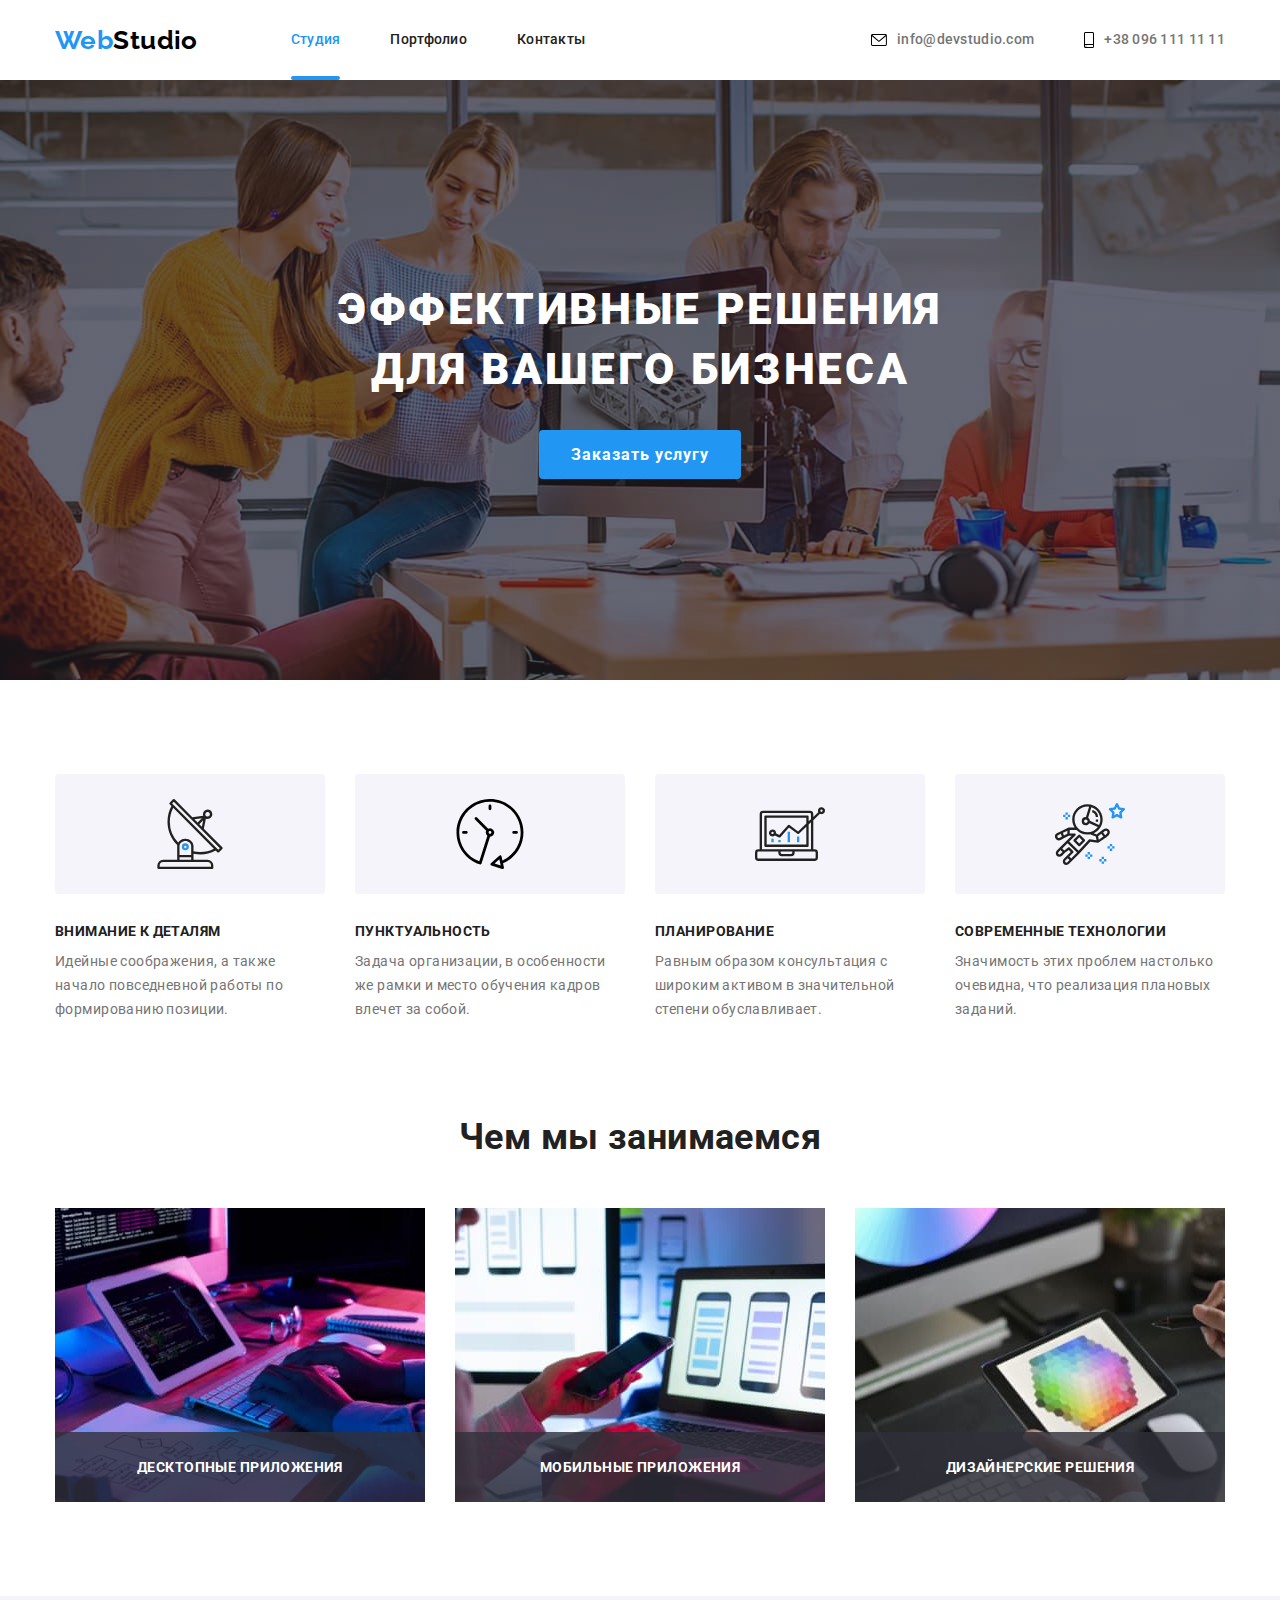
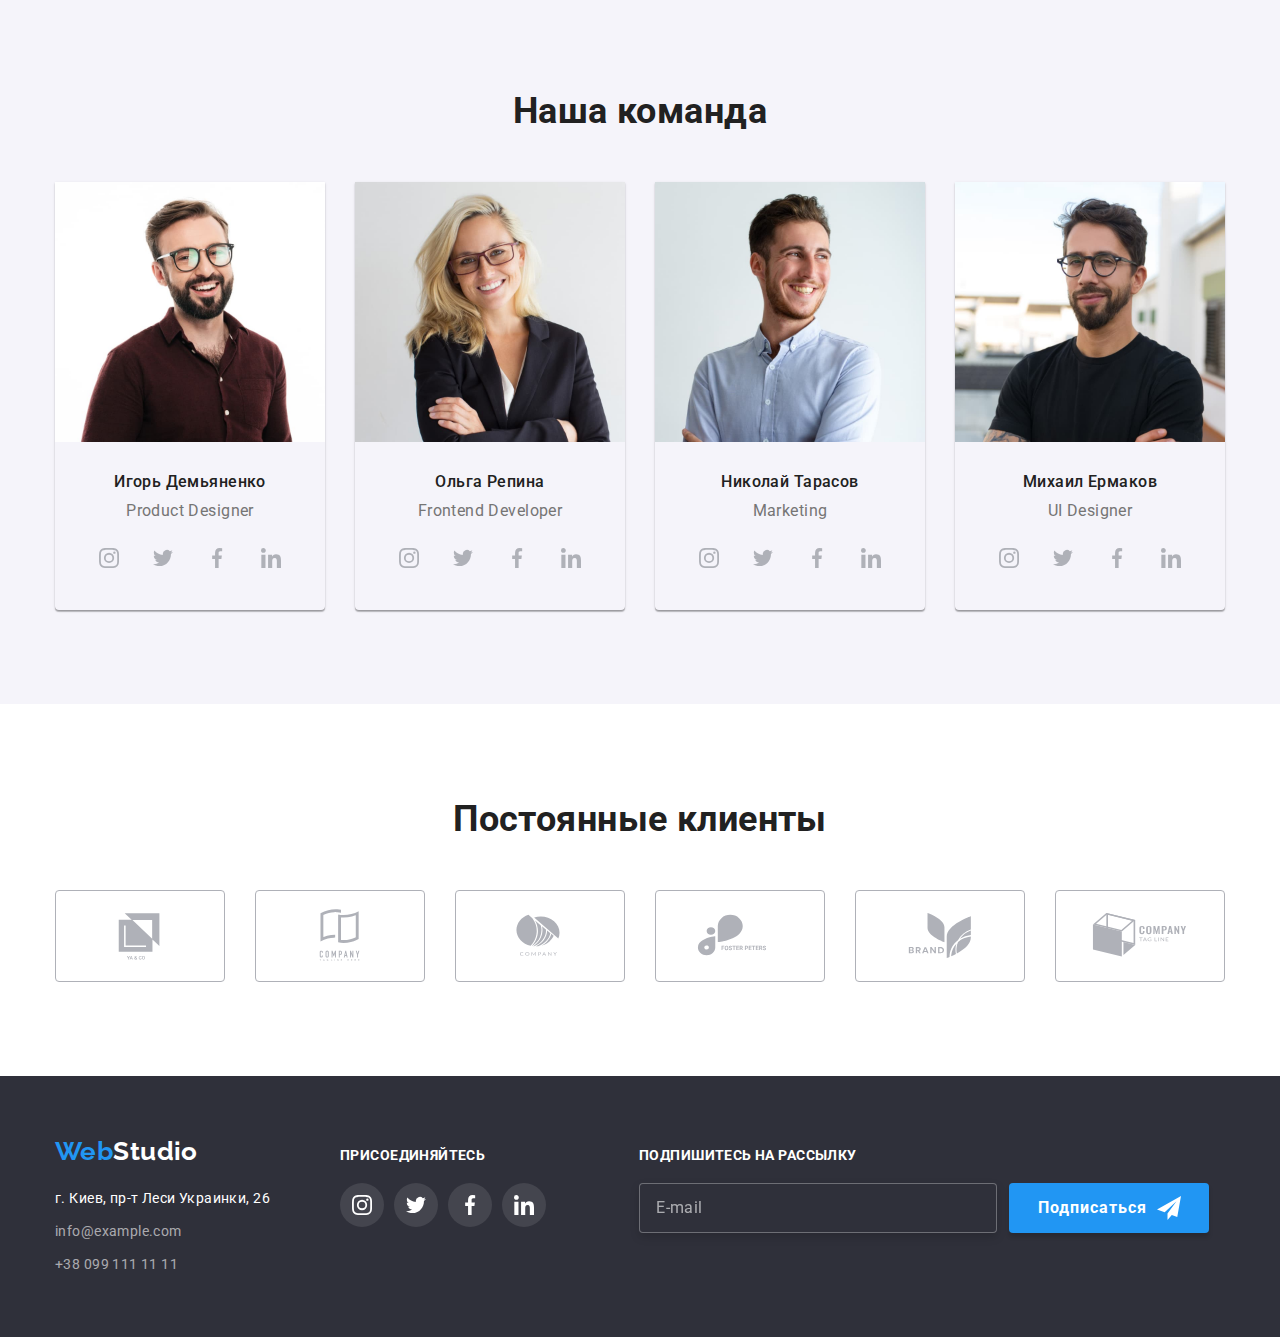
<file: index.html>
<!DOCTYPE html>
<html lang="ru">
  <head>
    <meta charset="UTF-8" />
    <meta http-equiv="X-UA-Compatible" content="IE=edge" />
    <meta name="viewport" content="width=device-width, initial-scale=1.0" />
    <title>WebStudio</title>
    <link rel="preconnect" href="https://fonts.googleapis.com" />
    <link rel="preconnect" href="https://fonts.gstatic.com" crossorigin />
    <link
      href="https://fonts.googleapis.com/css2?family=Raleway:wght@700&family=Roboto:wght@400;500;700;900&display=swap"
      rel="stylesheet"
    />
    <link
      rel="stylesheet"
      href="https://cdnjs.cloudflare.com/ajax/libs/modern-normalize/1.1.0/modern-normalize.min.css"
    />
    <!-- <link rel="stylesheet" href="./css/main.css" /> -->
    <link rel="stylesheet" href="./css/main.min.css" />
  </head>

  <body>
    <header class="header">
      <div class="container page-header">
        <nav class="navigation">
          <a class="navigation__logo link" href=""
            ><span class="accent">Web</span>Studio</a
          >
          <ul class="navigation__list">
            <li class="navigation__link">
              <a href="./index.html" class="link current-navigation">Студия</a>
            </li>
            <li class="navigation__link">
              <a href="./portfolio.html" class="link">Портфолио</a>
            </li>
            <li class="navigation__link">
              <a href="" class="link">Контакты</a>
            </li>
          </ul>
        </nav>
        <ul class="header-contact">
          <li class="header-contact__item">
            <a
              href="mailto:info@devstudio.com"
              class="header-contact__link link"
            >
              <svg class="header-contact__icon" width="16" height="12">
                <use href="./image/icons.svg#envelope"></use>
              </svg>
              info@devstudio.com</a
            >
          </li>
          <li class="header-contact__item">
            <a href="tel:+380961111111" class="header-contact__link link">
              <svg class="header-contact__icon" width="10" height="16">
                <use href="./image/icons.svg#smartphone"></use>
              </svg>
              +38 096 111 11 11</a
            >
          </li>
        </ul>
      </div>
    </header>
    <main class="main">
      <!-- Секция с кнопкой -->
      <section class="hero section">
        <div class="container">
          <h1 class="hero__name">Эффективные решения для вашего бизнеса</h1>
          <button type="button" class="hero__button" data-modal-open>
            Заказать услугу
          </button>
        </div>
      </section>
      <!-- Секция преимущества студии -->
      <section class="benefits section">
        <div class="container">
          <h2 class="visually-hidden">Преимущества студии</h2>
          <ul class="benefits-content">
            <li class="benefits-content__text">
              <div class="benefits-background">
                <svg class="benefits-icon" width="70" height="70">
                  <use href="./image/icons.svg#antenna"></use>
                </svg>
              </div>
              <h3>Внимание к деталям</h3>
              <p>
                Идейные соображения, а также начало повседневной работы по
                формированию позиции.
              </p>
            </li>
            <li class="benefits-content__text">
              <div class="benefits-background">
                <svg class="benefits-icon" width="70" height="70">
                  <use href="./image/icons.svg#clock"></use>
                </svg>
              </div>
              <h3>Пунктуальность</h3>
              <p>
                Задача организации, в особенности же рамки и место обучения
                кадров влечет за собой.
              </p>
            </li>
            <li class="benefits-content__text">
              <div class="benefits-background">
                <svg class="benefits-icon" width="70" height="70">
                  <use href="./image/icons.svg#diagram"></use>
                </svg>
              </div>
              <h3>Планирование</h3>
              <p>
                Равным образом консультация с широким активом в значительной
                степени обуславливает.
              </p>
            </li>
            <li class="benefits-content__text">
              <div class="benefits-background">
                <svg class="benefits-icon" width="70" height="70">
                  <use href="./image/icons.svg#astronaut"></use>
                </svg>
              </div>
              <h3>Современные технологии</h3>
              <p>
                Значимость этих проблем настолько очевидна, что реализация
                плановых заданий.
              </p>
            </li>
          </ul>
        </div>
      </section>
      <!-- Секция Чем мы занимаемся -->
      <section class="about section">
        <div class="container">
          <h2 class="section-title">Чем мы занимаемся</h2>
          <ul class="about-content">
            <li class="about-content__list">
              <img
                width="370"
                src="./image/box1.jpg"
                alt="Ввод данных с помощью клавиатруры"
              />
              <div class="about-name">
                <h3>Десктопные приложения</h3>
              </div>
            </li>
            <li class="about-content__list">
              <img
                width="370"
                src="./image/box2.jpg"
                alt="Сравнение конечного продукта в смартфоне с макетом"
              />
              <div class="about-name">
                <h3>Мобильные приложения</h3>
              </div>
            </li>
            <li class="about-content__list">
              <img
                width="370"
                src="./image/box3.jpg"
                alt="Работа в планшете с цветовой палитрой"
              />
              <div class="about-name">
                <h3>Дизайнерские решения</h3>
              </div>
            </li>
          </ul>
        </div>
      </section>
      <!-- Секция Наша команда -->
      <section class="team section">
        <div class="container">
          <h2 class="section-title">Наша команда</h2>
          <ul class="team-card">
            <li class="team-card__name">
              <img width="270" src="./image/team1.jpg" alt="Игорь Демьяненко" />
              <div class="team-table">
                <h3>Игорь Демьяненко</h3>
                <p>Product Designer</p>
                <ul class="team-network-list">
                  <li class="team-network-list__item">
                    <a href="" class="team-network-list__link">
                      <svg
                        class="team-network-list__icon"
                        width="20"
                        height="20"
                      >
                        <use href="./image/icons.svg#instagram"></use>
                      </svg>
                    </a>
                  </li>
                  <li class="team-network-list__item">
                    <a href="" class="team-network-list__link">
                      <svg
                        class="team-network-list__icon"
                        width="20"
                        height="20"
                      >
                        <use href="./image/icons.svg#twitter"></use>
                      </svg>
                    </a>
                  </li>
                  <li class="team-network-list__item">
                    <a href="" class="team-network-list__link">
                      <svg
                        class="team-network-list__icon"
                        width="20"
                        height="20"
                      >
                        <use href="./image/icons.svg#facebook"></use>
                      </svg>
                    </a>
                  </li>
                  <li class="team-network-list__item">
                    <a href="" class="team-network-list__link">
                      <svg
                        class="team-network-list__icon"
                        width="20"
                        height="20"
                      >
                        <use href="./image/icons.svg#linkedin"></use>
                      </svg>
                    </a>
                  </li>
                </ul>
              </div>
            </li>
            <li class="team-card__name">
              <img width="270" src="./image/team2.jpg" alt="Ольга Репина" />
              <div class="team-table">
                <h3>Ольга Репина</h3>
                <p>Frontend Developer</p>
                <ul class="team-network-list">
                  <li class="team-network-list__item">
                    <a href="" class="team-network-list__link">
                      <svg
                        class="team-network-list__icon"
                        width="20"
                        height="20"
                      >
                        <use href="./image/icons.svg#instagram"></use>
                      </svg>
                    </a>
                  </li>
                  <li class="team-network-list__item">
                    <a href="" class="team-network-list__link">
                      <svg
                        class="team-network-list__icon"
                        width="20"
                        height="20"
                      >
                        <use href="./image/icons.svg#twitter"></use>
                      </svg>
                    </a>
                  </li>
                  <li class="team-network-list__item">
                    <a href="" class="team-network-list__link">
                      <svg
                        class="team-network-list__icon"
                        width="20"
                        height="20"
                      >
                        <use href="./image/icons.svg#facebook"></use>
                      </svg>
                    </a>
                  </li>
                  <li class="team-network-list__item">
                    <a href="" class="team-network-list__link">
                      <svg
                        class="team-network-list__icon"
                        width="20"
                        height="20"
                      >
                        <use href="./image/icons.svg#linkedin"></use>
                      </svg>
                    </a>
                  </li>
                </ul>
              </div>
            </li>
            <li class="team-card__name">
              <img width="270" src="./image/team3.jpg" alt="Николай Тарасов" />
              <div class="team-table">
                <h3>Николай Тарасов</h3>
                <p>Marketing</p>
                <ul class="team-network-list">
                  <li class="team-network-list__item">
                    <a href="" class="team-network-list__link">
                      <svg
                        class="team-network-list__icon"
                        width="20"
                        height="20"
                      >
                        <use href="./image/icons.svg#instagram"></use>
                      </svg>
                    </a>
                  </li>
                  <li class="team-network-list__item">
                    <a href="" class="team-network-list__link">
                      <svg
                        class="team-network-list__icon"
                        width="20"
                        height="20"
                      >
                        <use href="./image/icons.svg#twitter"></use>
                      </svg>
                    </a>
                  </li>
                  <li class="team-network-list__item">
                    <a href="" class="team-network-list__link">
                      <svg
                        class="team-network-list__icon"
                        width="20"
                        height="20"
                      >
                        <use href="./image/icons.svg#facebook"></use>
                      </svg>
                    </a>
                  </li>
                  <li class="team-network-list__item">
                    <a href="" class="team-network-list__link">
                      <svg
                        class="team-network-list__icon"
                        width="20"
                        height="20"
                      >
                        <use href="./image/icons.svg#linkedin"></use>
                      </svg>
                    </a>
                  </li>
                </ul>
              </div>
            </li>
            <li class="team-card__name">
              <img width="270" src="./image/team4.jpg" alt="Михаил Ермаков" />
              <div class="team-table">
                <h3>Михаил Ермаков</h3>
                <p>UI Designer</p>
                <ul class="team-network-list">
                  <li class="team-network-list__item">
                    <a href="" class="team-network-list__link">
                      <svg
                        class="team-network-list__icon"
                        width="20"
                        height="20"
                      >
                        <use href="./image/icons.svg#instagram"></use>
                      </svg>
                    </a>
                  </li>
                  <li class="team-network-list__item">
                    <a href="" class="team-network-list__link">
                      <svg
                        class="team-network-list__icon"
                        width="20"
                        height="20"
                      >
                        <use href="./image/icons.svg#twitter"></use>
                      </svg>
                    </a>
                  </li>
                  <li class="team-network-list__item">
                    <a href="" class="team-network-list__link">
                      <svg
                        class="team-network-list__icon"
                        width="20"
                        height="20"
                      >
                        <use href="./image/icons.svg#facebook"></use>
                      </svg>
                    </a>
                  </li>
                  <li class="team-network-list__item">
                    <a href="" class="team-network-list__link">
                      <svg
                        class="team-network-list__icon"
                        width="20"
                        height="20"
                      >
                        <use href="./image/icons.svg#linkedin"></use>
                      </svg>
                    </a>
                  </li>
                </ul>
              </div>
            </li>
          </ul>
        </div>
      </section>
      <!-- Секция компании -->
      <section class="section">
        <div class="container">
          <h2 class="section-title">Постоянные клиенты</h2>
          <ul class="company">
            <li class="company__item">
              <a href="" class="company__link">
                <svg class="company__icons" width="106" height="60">
                  <use href="./image/icons.svg#yaco"></use>
                </svg>
              </a>
            </li>
            <li class="company__item">
              <a href="" class="company__link">
                <svg class="company__icons" width="106" height="60">
                  <use href="./image/icons.svg#tagline"></use>
                </svg>
              </a>
            </li>
            <li class="company__item">
              <a href="" class="company__link">
                <svg class="company__icons" width="106" height="60">
                  <use href="./image/icons.svg#company"></use>
                </svg>
              </a>
            </li>
            <li class="company__item">
              <a href="" class="company__link">
                <svg class="company__icons" width="106" height="60">
                  <use href="./image/icons.svg#foster"></use>
                </svg>
              </a>
            </li>
            <li class="company__item">
              <a href="" class="company__link">
                <svg class="company__icons" width="106" height="60">
                  <use href="./image/icons.svg#brand"></use>
                </svg>
              </a>
            </li>
            <li class="company__item">
              <a href="" class="company__link">
                <svg class="company__icons" width="106" height="60">
                  <use href="./image/icons.svg#comptag"></use>
                </svg>
              </a>
            </li>
          </ul>
        </div>
      </section>
    </main>
    <!-- FOOTER -->
    <footer class="footer">
      <div class="container">
        <div class="footer-flex">
          <div class="footer-left">
            <a class="navigation__logo link" href=""
              ><span class="accent">Web</span>Studio</a
            >
            <address class="footer-adress">
              г. Киев, пр-т Леси Украинки, 26
              <ul class="footer-contacts">
                <li class="footer-contacts__link">
                  <a href="mailto:info@example.com" class="link"
                    >info@example.com</a
                  >
                </li>
                <li class="footer-contacts__link">
                  <a href="tel:+380991111111" class="link">+38 099 111 11 11</a>
                </li>
              </ul>
            </address>
          </div>
          <div class="footer-right">
            <h2 class="footer-right__name">Присоединяйтесь</h2>
            <ul class="footer-right__list">
              <li class="footer-right__item">
                <a href="" class="footer-right__link">
                  <svg class="footer-right__icon" width="20" height="20">
                    <use href="./image/icons.svg#instagramf"></use>
                  </svg>
                </a>
              </li>
              <li class="footer-right__item">
                <a href="" class="footer-right__link">
                  <svg class="footer-right__icon" width="20" height="20">
                    <use href="./image/icons.svg#twitterf"></use>
                  </svg>
                </a>
              </li>
              <li class="footer-right__item">
                <a href="" class="footer-right__link">
                  <svg class="footer-right__icon" width="20" height="20">
                    <use href="./image/icons.svg#facebookf"></use>
                  </svg>
                </a>
              </li>
              <li class="footer-right__item">
                <a href="" class="footer-right__link">
                  <svg class="footer-right__icon" width="20" height="20">
                    <use href="./image/icons.svg#linkedinf"></use>
                  </svg>
                </a>
              </li>
            </ul>
          </div>
          <form class="footer-form">
            <h2 class="footer-form__name">Подпишитесь на рассылку</h2>
            <div class="footer-input-flex">
              <input
                class="footer-form__input"
                type="text"
                name="email"
                placeholder="E-mail"
                required
              />
              <button class="footer-form__button" type="submit">
                <svg class="footer-form__icon" width="24" height="24">
                  <use href="./image/icons.svg#icon-send"></use>
                </svg>
                Подписаться
              </button>
            </div>
          </form>
        </div>
      </div>
    </footer>
    <!-- Модальное окно -->
    <div class="backdrop is-hidden" data-modal>
      <div class="modal">
        <button type="submit" class="modal-button-close" data-modal-close>
          <svg class="modal-button-close__icon" width="18" height="18">
            <use href="./image/icons.svg#icon-close-black-18dp"></use>
          </svg>
        </button>
        <h2>Оставьте свои данные, мы вам перезвоним</h2>
        <form>
          <div class="modal-field">
            <label for="name" class="modal-field__name">Имя</label>
            <div class="modal-field__input">
              <input
                type="text"
                class="modal-field__text"
                name="name"
                id="name"
              />
              <svg class="modal-field__icons" width="18" height="18">
                <use href="./image/icons.svg#person-black-18dp-1"></use>
              </svg>
            </div>
          </div>
          <div class="modal-field">
            <label for="phone" class="modal-field__name">Телефон</label>
            <div class="modal-field__input">
              <input
                type="text"
                class="modal-field__text"
                name="phone"
                id="phone"
              />
              <svg class="modal-field__icons" width="18" height="18">
                <use href="./image/icons.svg#phone-black-18dp-1"></use>
              </svg>
            </div>
          </div>
          <div class="modal-field">
            <label for="email" class="modal-field__name">Почта</label>
            <div class="modal-field__input">
              <input
                type="text"
                class="modal-field__text"
                name="email"
                id="email"
                required
              />
              <svg class="modal-field__icons" width="18" height="18">
                <use href="./image/icons.svg#email-black-18dp-1"></use>
              </svg>
            </div>
          </div>
          <div class="modal-field">
            <label for="comment" class="modal-field__name">Комментарий</label>
            <textarea
              class="modal-field__text comment"
              name="comment"
              id="comment"
              placeholder="Введите текст"
            ></textarea>
          </div>

          <div class="modal-check">
            <input
              type="checkbox"
              class="modal-check__input visually-hidden"
              id="check"
              name="check"
              value="check"
            />
            <label for="check" class="modal-check__text">
              <span>
                <svg class="modal-check__icon" width="11" height="8">
                  <use href="./image/icons.svg#check"></use>
                </svg>
              </span>
              Соглашаюсь с рассылкой и принимаю &nbsp;
              <a href="" class="modal-check__conditions">Условия договора</a>
            </label>
          </div>
          <button type="submit" class="modal-button-send">Отправить</button>
        </form>
      </div>
    </div>
    <script src="./js/modal.js"></script>
  </body>
</html>
</file>
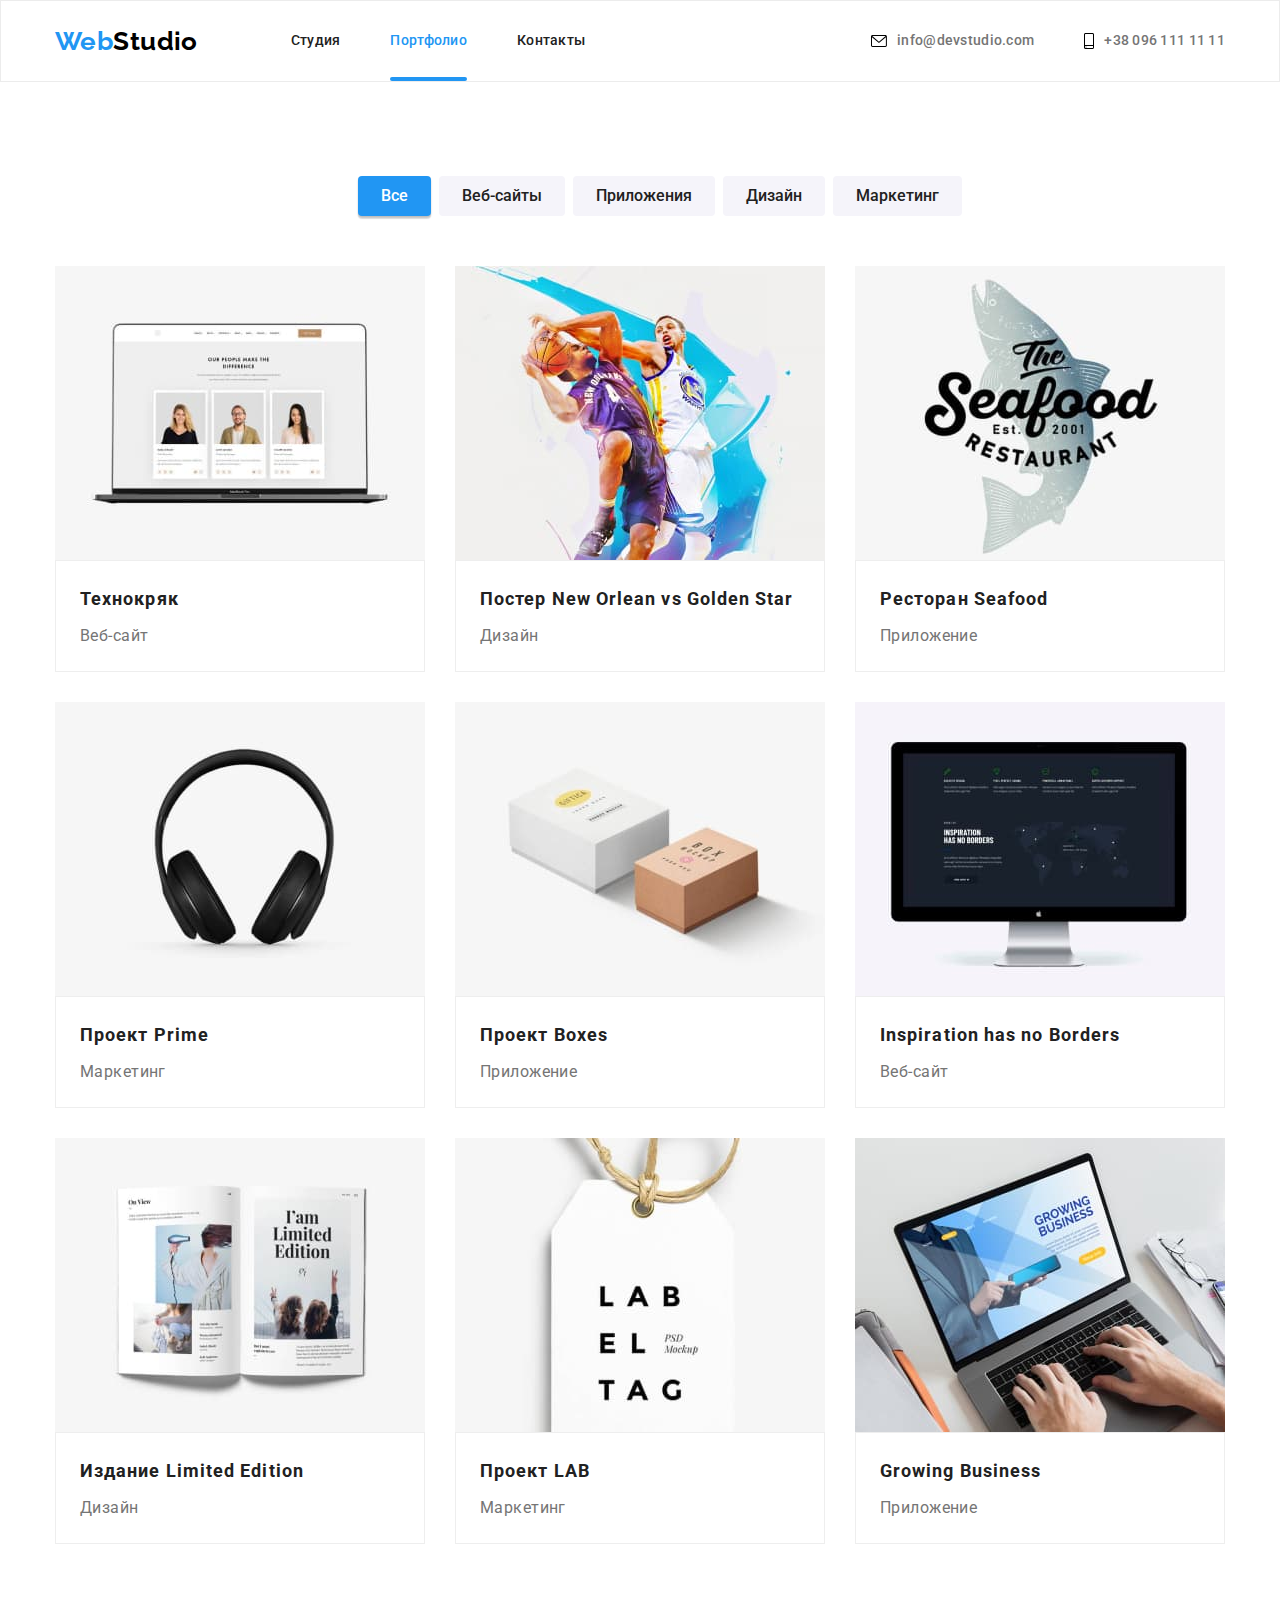
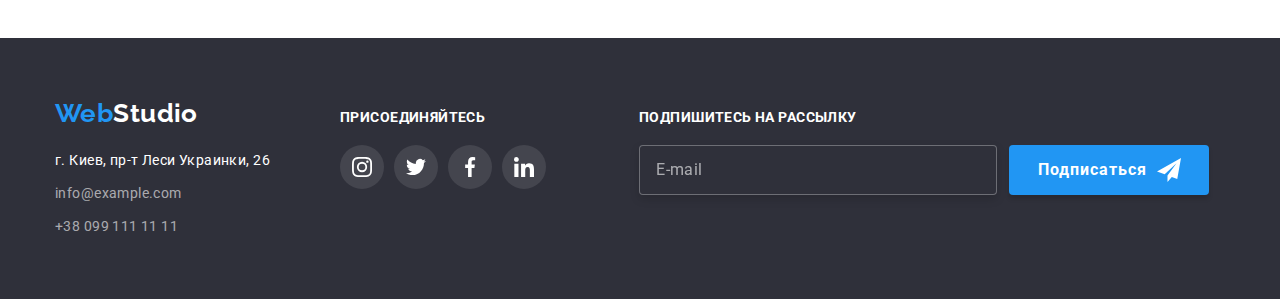
<file: portfolio.html>
<!DOCTYPE html>
<html lang="ru">
  <head>
    <meta charset="UTF-8" />
    <meta http-equiv="X-UA-Compatible" content="IE=edge" />
    <meta name="viewport" content="width=device-width, initial-scale=1.0" />
    <title>Portfolio</title>
    <link rel="preconnect" href="https://fonts.googleapis.com" />
    <link rel="preconnect" href="https://fonts.gstatic.com" crossorigin />
    <link
      href="https://fonts.googleapis.com/css2?family=Raleway:wght@700&family=Roboto:wght@400;500;700;900&display=swap"
      rel="stylesheet"
    />
    <link
      rel="stylesheet"
      href="https://cdnjs.cloudflare.com/ajax/libs/modern-normalize/1.1.0/modern-normalize.min.css"
    />

    <link rel="stylesheet" href="./css/main.min.css" />
  </head>
  <body>
    <header class="page-header-line">
      <div class="container page-header">
        <nav class="navigation">
          <a class="navigation__logo link" href=""
            ><span class="accent">Web</span>Studio</a
          >
          <ul class="navigation__list">
            <li class="navigation__link">
              <a href="./index.html" class="link">Студия</a>
            </li>
            <li class="navigation__link">
              <a href="./portfolio.html" class="link current-navigation"
                >Портфолио</a
              >
            </li>
            <li class="navigation__link">
              <a href="" class="link">Контакты</a>
            </li>
          </ul>
        </nav>
        <ul class="header-contact">
          <li class="header-contact__item">
            <a
              href="mailto:info@devstudio.com"
              class="header-contact__link link"
            >
              <svg class="header-contact__icon" width="16" height="12">
                <use href="./image/icons.svg#envelope"></use>
              </svg>
              info@devstudio.com</a
            >
          </li>
          <li class="header-contact__item">
            <a href="tel:+380961111111" class="header-contact__link link">
              <svg class="header-contact__icon" width="10" height="16">
                <use href="./image/icons.svg#smartphone"></use>
              </svg>
              +38 096 111 11 11</a
            >
          </li>
        </ul>
      </div>
    </header>
    <main>
      <!-- Секция с контентом для фильтрации -->
      <section class="section">
        <div class="container">
          <h1 class="visually-hidden">Портфолио</h1>
          <!-- Кнопки -->
          <ul class="section-filter">
            <li>
              <button type="button" class="section-filter__btn current">
                Все
              </button>
            </li>
            <li>
              <button type="button" class="section-filter__btn">
                Веб-сайты
              </button>
            </li>
            <li>
              <button type="button" class="section-filter__btn">
                Приложения
              </button>
            </li>
            <li>
              <button type="button" class="section-filter__btn">Дизайн</button>
            </li>
            <li>
              <button type="button" class="section-filter__btn">
                Маркетинг
              </button>
            </li>
          </ul>
          <!-- Контент -->
          <ul class="cards">
            <li class="cards__item">
              <a href="" class="link cards__link">
                <div class="cards__wrap">
                  <img
                    width="370"
                    src="./image/filtr1.jpg"
                    alt="Краткая информация о сотрудниках"
                  />
                  <p class="cards__wrap-text">
                    Ресурс предлагает комплексные предложения с разным уровнем
                    функционала и сервисов. Все это позволит посетителю получить
                    исчерпывающие сведения о компании или частном лице.
                  </p>
                </div>
                <div class="cards__item-name">
                  <h2>Технокряк</h2>
                  <p>Веб-сайт</p>
                </div>
              </a>
            </li>
            <li class="cards__item">
              <a href="" class="link cards__link">
                <div class="cards__wrap">
                  <img
                    width="370"
                    src="./image/filtr2.jpg"
                    alt="Баскетболисты в борьбе за мяч"
                  />
                  <p class="cards__wrap-text">
                    Ресурс предлагает комплексные предложения с разным уровнем
                    функционала и сервисов. Все это позволит посетителю получить
                    исчерпывающие сведения о компании или частном лице.
                  </p>
                </div>
                <div class="cards__item-name">
                  <h2>Постер New Orlean vs Golden Star</h2>
                  <p>Дизайн</p>
                </div>
              </a>
            </li>
            <li class="cards__item">
              <a href="" class="link cards__link">
                <div class="cards__wrap">
                  <img
                    width="370"
                    src="./image/filtr3.jpg"
                    alt="Seafood restaurant эмблема"
                  />
                  <p class="cards__wrap-text">
                    Ресурс предлагает комплексные предложения с разным уровнем
                    функционала и сервисов. Все это позволит посетителю получить
                    исчерпывающие сведения о компании или частном лице.
                  </p>
                </div>
                <div class="cards__item-name">
                  <h2>Ресторан Seafood</h2>
                  <p>Приложение</p>
                </div>
              </a>
            </li>
            <li class="cards__item">
              <a href="" class="link cards__link">
                <div class="cards__wrap">
                  <img
                    width="370"
                    src="./image/filtr4.jpg"
                    alt="Черные наушники"
                  />
                  <p class="cards__wrap-text">
                    Ресурс предлагает комплексные предложения с разным уровнем
                    функционала и сервисов. Все это позволит посетителю получить
                    исчерпывающие сведения о компании или частном лице.
                  </p>
                </div>
                <div class="cards__item-name">
                  <h2>Проект Prime</h2>
                  <p>Маркетинг</p>
                </div>
              </a>
            </li>
            <li class="cards__item">
              <a href="" class="link cards__link">
                <div class="cards__wrap">
                  <img
                    width="370"
                    src="./image/filtr5.jpg"
                    alt="Две картонные коробки белого и коричневого цвета"
                  />
                  <p class="cards__wrap-text">
                    Ресурс предлагает комплексные предложения с разным уровнем
                    функционала и сервисов. Все это позволит посетителю получить
                    исчерпывающие сведения о компании или частном лице.
                  </p>
                </div>
                <div class="cards__item-name">
                  <h2>Проект Boxes</h2>
                  <p>Приложение</p>
                </div>
              </a>
            </li>
            <li class="cards__item">
              <a href="" class="link cards__link">
                <div class="cards__wrap">
                  <img
                    width="370"
                    src="./image/filtr6.jpg"
                    alt="Монитор Эппл с картой мира без границ"
                  />
                  <p class="cards__wrap-text">
                    Ресурс предлагает комплексные предложения с разным уровнем
                    функционала и сервисов. Все это позволит посетителю получить
                    исчерпывающие сведения о компании или частном лице.
                  </p>
                </div>
                <div class="cards__item-name">
                  <h2>Inspiration has no Borders</h2>
                  <p>Веб-сайт</p>
                </div>
              </a>
            </li>
            <li class="cards__item">
              <a href="" class="link cards__link">
                <div class="cards__wrap">
                  <img
                    width="370"
                    src="./image/filtr7.jpg"
                    alt="Открытая книга"
                  />
                  <p class="cards__wrap-text">
                    Ресурс предлагает комплексные предложения с разным уровнем
                    функционала и сервисов. Все это позволит посетителю получить
                    исчерпывающие сведения о компании или частном лице.
                  </p>
                </div>
                <div class="cards__item-name">
                  <h2>Издание Limited Edition</h2>
                  <p>Дизайн</p>
                </div>
              </a>
            </li>
            <li class="cards__item">
              <a href="" class="link cards__link">
                <div class="cards__wrap">
                  <img
                    width="370"
                    src="./image/filtr8.jpg"
                    alt="Белая лейба с черными буквами"
                  />
                  <p class="cards__wrap-text">
                    Ресурс предлагает комплексные предложения с разным уровнем
                    функционала и сервисов. Все это позволит посетителю получить
                    исчерпывающие сведения о компании или частном лице.
                  </p>
                </div>
                <div class="cards__item-name">
                  <h2>Проект LAB</h2>
                  <p>Маркетинг</p>
                </div>
              </a>
            </li>
            <li class="cards__item">
              <a href="" class="link cards__link">
                <div class="cards__wrap">
                  <img
                    width="370"
                    src="./image/filtr9.jpg"
                    alt="Набор текста на ноутбуке"
                  />
                  <p class="cards__wrap-text">
                    Ресурс предлагает комплексные предложения с разным уровнем
                    функционала и сервисов. Все это позволит посетителю получить
                    исчерпывающие сведения о компании или частном лице.
                  </p>
                </div>
                <div class="cards__item-name">
                  <h2>Growing Business</h2>
                  <p>Приложение</p>
                </div>
              </a>
            </li>
          </ul>
        </div>
      </section>
    </main>
    <footer class="footer">
      <div class="container">
        <div class="footer-flex">
          <div class="footer-left">
            <a class="navigation__logo link" href=""
              ><span class="accent">Web</span>Studio</a
            >
            <address class="footer-adress">
              г. Киев, пр-т Леси Украинки, 26
              <ul class="footer-contacts">
                <li class="footer-contacts__link">
                  <a href="mailto:info@example.com" class="link"
                    >info@example.com</a
                  >
                </li>
                <li class="footer-contacts__link">
                  <a href="tel:+380991111111" class="link">+38 099 111 11 11</a>
                </li>
              </ul>
            </address>
          </div>
          <div class="footer-right">
            <h2 class="footer-right__name">Присоединяйтесь</h2>
            <ul class="footer-right__list">
              <li class="footer-right__item">
                <a href="" class="footer-right__link">
                  <svg class="footer-right__icon" width="20" height="20">
                    <use href="./image/icons.svg#instagramf"></use>
                  </svg>
                </a>
              </li>
              <li class="footer-right__item">
                <a href="" class="footer-right__link">
                  <svg class="footer-right__icon" width="20" height="20">
                    <use href="./image/icons.svg#twitterf"></use>
                  </svg>
                </a>
              </li>
              <li class="footer-right__item">
                <a href="" class="footer-right__link">
                  <svg class="footer-right__icon" width="20" height="20">
                    <use href="./image/icons.svg#facebookf"></use>
                  </svg>
                </a>
              </li>
              <li class="footer-right__item">
                <a href="" class="footer-right__link">
                  <svg class="footer-right__icon" width="20" height="20">
                    <use href="./image/icons.svg#linkedinf"></use>
                  </svg>
                </a>
              </li>
            </ul>
          </div>
          <form class="footer-form">
            <h2 class="footer-form__name">Подпишитесь на рассылку</h2>
            <div class="footer-input-flex">
              <input
                class="footer-form__input"
                type="text"
                name="email"
                id="email"
                placeholder="E-mail"
                required
              />
              <button class="footer-form__button" type="submit">
                <svg class="footer-form__icon" width="24" height="24">
                  <use href="./image/icons.svg#icon-send"></use>
                </svg>
                Подписаться
              </button>
            </div>
          </form>
        </div>
      </div>
    </footer>
  </body>
</html>
</file>
<file: css/main.css>
/* Colors */
:root {
  --background-hero-footer: #2f303a;
  --accent-color: #2196f3;
  --primary-white-color: #ffffff;
  --primary-text-color: #757575;
  --secondary-text-color: #212121;
}

ul {
  list-style: none;
}

.link {
  text-decoration: none;
}

h1,
h2,
h3,
h4,
h5,
p,
ul {
  margin-top: 0;
  margin-bottom: 0;
}

.visually-hidden {
  position: absolute;
  width: 1px;
  height: 1px;
  margin: -1px;
  border: 0;
  padding: 0;
  white-space: nowrap;
  clip-path: inset(100%);
  clip: rect(0 0 0 0);
  overflow: hidden;
}

body {
  background-color: var(--primary-white-color);
  color: var(--primary-text-color);
  font-family: "Roboto", sans-serif;
  letter-spacing: 0.03em;
  font-size: 14px;
}

.section-title {
  font-weight: 700;
  font-size: 36px;
  line-height: 1.17;
  text-align: center;
  color: var(--secondary-text-color);
  margin-bottom: 50px;
}

:root {
  --time: 250ms;
  --cubic: cubic-bezier(0.4, 0, 0.2, 1);
}

.container {
  width: 1200px;
  padding-left: 15px;
  padding-right: 15px;
  margin-left: auto;
  margin-right: auto;
}

.section {
  padding-top: 94px;
  padding-bottom: 94px;
}

img {
  display: block;
}

.page-header,
.navigation {
  display: flex;
  align-items: center;
}

.navigation__list,
.header-contact {
  padding-left: 0px;
  font-weight: 500;
  line-height: 1.14;
  letter-spacing: 0.02em;
  display: flex;
}

.navigation__link:not(:last-child),
.header-contact__item:not(:last-child) {
  margin-right: 50px;
}

.navigation__link {
  position: relative;
}

.navigation__list .link {
  display: block;
  padding-top: 32px;
  padding-bottom: 32px;
  color: var(--secondary-text-color);
  transition: color var(--time) var(--cubic);
}
.navigation__list .link:hover, .navigation__list .link:focus, .navigation__list .link.current-navigation {
  color: var(--accent-color);
}

.current-navigation::after {
  content: "";
  position: absolute;
  display: block;
  left: 0;
  bottom: 0;
  width: 100%;
  height: 4px;
  background-color: var(--accent-color);
  border-radius: 2px;
}

.navigation__logo {
  color: #000000;
  font-family: "Raleway", sans-serif;
  font-weight: 700;
  font-size: 26px;
  line-height: 1.19;
  margin-right: 93px;
}

.accent {
  color: var(--accent-color);
}

.header-contact {
  margin-left: auto;
}

.header-contact__link {
  color: var(--primary-text-color);
  display: flex;
  align-items: center;
  padding-top: 32px;
  padding-bottom: 32px;
  transition: color var(--time) var(--cubic);
}
.header-contact__link:hover, .header-contact__link:focus {
  color: var(--accent-color);
  fill: var(--accent-color);
}

.header-contact__icon {
  margin-right: 10px;
}

/* PORTFOLIO */
/* header */
.page-header-line {
  border: 1px solid #ececec;
}

.hero {
  background-color: var(--background-hero-footer);
  color: var(--primary-white-color);
  text-align: center;
  padding-top: 200px;
  padding-bottom: 200px;
  max-width: 1600px;
  height: 600px;
  background-position: center;
  background-image: linear-gradient(to right, rgba(47, 48, 58, 0.4), rgba(47, 48, 58, 0.4)), url(../image/background-hero.jpg);
}
.hero__name {
  width: 696px;
  text-align: center;
  font-weight: 900;
  font-size: 44px;
  line-height: 1.36;
  letter-spacing: 0.06em;
  text-transform: uppercase;
  margin-bottom: 30px;
  margin-left: auto;
  margin-right: auto;
}

.hero__button {
  color: var(--primary-white-color);
  background-color: var(--accent-color);
  cursor: pointer;
  font-family: inherit;
  font-style: normal;
  font-weight: 700;
  font-size: 16px;
  line-height: 1.86;
  letter-spacing: 0.06em;
  border-radius: 4px;
  padding: 10px 32px;
  min-width: 200px;
  text-align: center;
  border: none;
}

.about {
  padding-top: 0px;
}

.about-content {
  display: flex;
  padding-left: 0px;
}

.about-content li + li {
  margin-left: 30px;
}

.about-content__list {
  position: relative;
}

.about-name {
  position: absolute;
  left: 0;
  bottom: 0;
  width: 100%;
  height: 70px;
  background: rgba(47, 48, 58, 0.8);
  display: flex;
  justify-content: center;
  align-items: center;
}
.about-name h3 {
  font-weight: 700;
  font-size: 14px;
  line-height: 16px;
  text-align: center;
  letter-spacing: 0.03em;
  text-transform: uppercase;
  color: #ffffff;
}

.benefits-content {
  display: flex;
  padding-left: 0px;
}

.benefits-content__text + .benefits-content__text {
  margin-left: 30px;
}

.benefits h3 {
  font-weight: 700;
  font-size: 14px;
  line-height: 1.14;
  text-transform: uppercase;
  color: var(--secondary-text-color);
  margin-bottom: 10px;
}

.benefits p {
  line-height: 1.71;
}

.benefits-background {
  background: #f5f4fa;
  border-radius: 4px;
  width: 270px;
  height: 120px;
  margin-bottom: 30px;
  display: flex;
  justify-content: center;
  align-items: center;
}

.company {
  padding: 0px;
  display: flex;
  justify-content: center;
}

.company__item:not(:last-child) {
  margin-right: 30px;
}

.company__link {
  display: block;
  margin: 0px;
  padding: 0px;
  width: 170px;
  height: 92px;
  display: flex;
  justify-content: center;
  align-items: center;
  border: 1px solid #afb1b8;
  box-sizing: border-box;
  border-radius: 4px;
  fill: #afb1b8;
  transition: border var(--time) var(--cubic), fill var(--time) var(--cubic);
}
.company__link:focus, .company__link:hover {
  border: 1px solid var(--accent-color);
  fill: var(--accent-color);
}

.footer {
  background-color: var(--background-hero-footer);
  padding: 60px 0;
}

.footer .navigation__logo {
  color: var(--primary-white-color);
  margin-right: 0px;
}

.footer-adress {
  line-height: 1.71;
  font-style: normal;
  color: var(--primary-white-color);
  margin-top: 20px;
}

.footer-contacts {
  padding-left: 0px;
}

.footer-contacts a {
  color: rgba(255, 255, 255, 0.6);
  transition: color var(--time) var(--cubic);
}
.footer-contacts a:hover, .footer-contacts a:focus {
  color: var(--accent-color);
}

.footer-contacts__link {
  margin-top: 9px;
}

.footer-flex {
  display: flex;
  align-items: baseline;
}

.footer-right {
  width: 206px;
  height: 80px;
  margin-right: 93px;
}

.footer-left {
  margin-right: 70px;
}

.footer-right__name,
.footer-form__name {
  font-weight: 700;
  font-size: 14px;
  line-height: 16px;
  letter-spacing: 0.03em;
  text-transform: uppercase;
  color: #ffffff;
  margin-bottom: 20px;
}

.footer-right__list {
  padding: 0;
  display: flex;
  justify-content: center;
}

.footer-right__link {
  display: block;
  background: rgba(255, 255, 255, 0.1);
  width: 44px;
  height: 44px;
  border-radius: 50px;
  display: flex;
  justify-content: center;
  align-items: center;
  fill: #ffffff;
  transition: background-color var(--time) var(--cubic);
}
.footer-right__link:hover, .footer-right__link:focus {
  background-color: var(--accent-color);
}

.footer-right__item + .footer-right__item {
  margin-left: 10px;
}

/* Footer input */
.footer-input-flex {
  display: flex;
}

.footer-form__input {
  border: 1px solid rgba(255, 255, 255, 0.3);
  box-sizing: border-box;
  filter: drop-shadow(0px 4px 4px rgba(0, 0, 0, 0.15));
  border-radius: 4px;
  width: 358px;
  height: 50px;
  color: var(--primary-white-color);
  background-color: var(--background-hero-footer);
  margin-right: 12px;
  padding: 15px 16px;
  outline: none;
}
.footer-form__input::placeholder {
  font-size: 16px;
  line-height: 20px;
  display: flex;
  align-items: center;
  letter-spacing: 0.03em;
  color: rgba(255, 255, 255, 0.6);
  background-color: var(--background-hero-footer);
}

.footer-form__button {
  position: relative;
  width: 200px;
  height: 50px;
  background: var(--accent-color);
  box-shadow: 0px 4px 4px rgba(0, 0, 0, 0.15);
  border-radius: 4px;
  border: none;
  font-weight: 700;
  font-size: 16px;
  line-height: 30px;
  display: flex;
  align-items: center;
  text-align: center;
  letter-spacing: 0.06em;
  color: var(--primary-white-color);
  padding-left: 29px;
}

.footer-form__icon {
  position: absolute;
  top: 13px;
  right: 28px;
}

.backdrop {
  position: fixed;
  background: rgba(0, 0, 0, 0.2);
  top: 0;
  left: 0;
  width: 100%;
  height: 100%;
  transition: opacity var(--time) var(--cubic);
}

.backdrop.is-hidden {
  opacity: 0;
  pointer-events: none;
}

.modal {
  position: absolute;
  top: 50%;
  left: 50%;
  transform: translate(-50%, -50%);
  min-width: 528px;
  min-height: 581px;
  background: #ffffff;
  box-shadow: 0px 1px 3px rgba(0, 0, 0, 0.12), 0px 1px 1px rgba(0, 0, 0, 0.14), 0px 2px 1px rgba(0, 0, 0, 0.2);
  border-radius: 4px;
  padding: 40px;
}
.modal h2 {
  font-weight: 700;
  font-size: 20px;
  line-height: 23px;
  text-align: center;
  letter-spacing: 0.03em;
  color: #212121;
  margin-bottom: 12px;
}

.modal-button-close {
  position: absolute;
  top: 8px;
  right: 8px;
  width: 30px;
  height: 30px;
  background-color: #ffffff;
  border-radius: 50%;
  border: 1px solid rgba(0, 0, 0, 0.1);
  display: flex;
  justify-content: center;
  align-items: center;
  outline: none;
  transition: fill var(--time) var(--cubic);
}
.modal-button-close:hover, .modal-button-close:focus {
  fill: var(--accent-color);
}

.modal-field {
  margin-bottom: 10px;
}

.modal-field__input {
  position: relative;
}

.modal-field__name {
  display: block;
  font-size: 12px;
  line-height: 14px;
  letter-spacing: 0.01em;
  color: #757575;
  margin-bottom: 4px;
}

.modal-field__text {
  width: 100%;
  height: 40px;
  border: 1px solid rgba(33, 33, 33, 0.2);
  box-sizing: border-box;
  border-radius: 4px;
  padding-left: 42px;
  outline: none;
  transition: border-color var(--time) var(--cubic);
}

.modal-field__text:focus {
  border-color: var(--accent-color);
}

.modal-field__text:focus + .modal-field__icons {
  fill: var(--accent-color);
}

.modal-field__text.comment {
  width: 100%;
  height: 120px;
  padding: 12px 16px;
  resize: none;
  margin-bottom: 20px;
}
.modal-field__text.comment::placeholder {
  font-size: 14px;
  line-height: 16px;
  letter-spacing: 0.01em;
  color: rgba(117, 117, 117, 0.5);
}

.modal-field__icons {
  position: absolute;
  left: 12px;
  top: 50%;
  transform: translateY(-50%);
  transition: fill var(--time) var(--cubic);
}

.modal-check {
  margin-bottom: 30px;
}

.modal-check__text {
  font-size: 14px;
  line-height: 24px;
  letter-spacing: 0.03em;
  color: var(--primary-text-color);
  display: flex;
  align-items: center;
  justify-content: center;
}
.modal-check__text span {
  width: 16px;
  height: 15px;
  border-radius: 2px;
  border: 2px solid var(--secondary-text-color);
  margin-right: 7px;
  display: flex;
  justify-content: center;
  align-items: center;
  transition: background-color var(--time) var(--cubic), border var(--time) var(--cubic);
}

.modal-check__conditions {
  font-size: 14px;
  line-height: 24px;
  letter-spacing: 0.03em;
  color: var(--accent-color);
}

.modal-check__icon {
  fill: transparent;
  transition: fill var(--time) var(--cubic);
  width: 16px;
  height: 15px;
}

.modal-check__input:checked + .modal-check__text span {
  background-color: var(--accent-color);
  border: none;
}

.modal-check__input:checked + .modal-check__text .modal-check__icon {
  fill: var(--primary-white-color);
}

.modal-button-send {
  width: 200px;
  height: 50px;
  margin-left: auto;
  margin-right: auto;
  background: var(--accent-color);
  box-shadow: 0px 4px 4px rgba(0, 0, 0, 0.15);
  border-radius: 4px;
  border: 1px solid transparent;
  font-weight: 700;
  font-size: 16px;
  line-height: 30px;
  display: flex;
  align-items: center;
  text-align: center;
  justify-content: center;
  letter-spacing: 0.06em;
  color: var(--primary-white-color);
}

.team {
  background-color: #f5f4fa;
}
.team h3 {
  font-weight: 500;
  font-size: 16px;
  line-height: 1.19;
  text-align: center;
  color: var(--secondary-text-color);
  margin-bottom: 10px;
}
.team p {
  font-size: 16px;
  line-height: 1.19;
  text-align: center;
  margin-bottom: 16px;
}

.team-card {
  display: flex;
  padding-left: 0px;
}

.team-card__name {
  box-shadow: 0px 1px 3px rgba(0, 0, 0, 0.12), 0px 1px 1px rgba(0, 0, 0, 0.14), 0px 2px 1px rgba(0, 0, 0, 0.2);
  border-radius: 0px 0px 4px 4px;
}

.team-card__name + .team-card__name {
  margin-left: 30px;
}

.team-table {
  padding: 30px 32px;
}

.team-network-list {
  padding: 0;
  display: flex;
  justify-content: center;
}

.team-network-list__link {
  width: 44px;
  height: 44px;
  border-radius: 50%;
  display: flex;
  justify-content: center;
  align-items: center;
  fill: #afb1b8;
  transition: background-color var(--time) var(--cubic), fill var(--time) var(--cubic);
}
.team-network-list__link:hover, .team-network-list__link:focus {
  background-color: var(--accent-color);
  fill: var(--primary-white-color);
}

.team-network-list__item + .team-network-list__item {
  margin-left: 10px;
}

.section-filter__btn {
  border: 1px solid transparent;
  border-radius: 4px;
  padding: 6px 22px;
  color: var(--secondary-text-color);
  background-color: #f5f4fa;
  cursor: pointer;
  font-family: inherit;
  font-weight: 500;
  font-size: 16px;
  line-height: 1.63;
  transition: color var(--time) var(--cubic), background-color var(--time) var(--cubic), box-shadow var(--time) var(--cubic);
}

.section-filter__btn:hover,
.section-filter__btn:focus,
.current {
  color: var(--primary-white-color);
  background-color: var(--accent-color);
  cursor: pointer;
  box-shadow: 0px 3px 1px rgba(0, 0, 0, 0.1), 0px 1px 2px rgba(0, 0, 0, 0.08), 0px 2px 2px rgba(0, 0, 0, 0.12);
}

.section-filter {
  display: flex;
  justify-content: center;
  margin-bottom: 50px;
}

.section-filter li + li {
  margin-left: 8px;
}

.cards {
  padding-left: 0px;
  display: flex;
  flex-wrap: wrap;
  margin-right: -30px;
  margin-top: -30px;
}
.cards h2 {
  margin-bottom: 4px;
  font-weight: 700;
  font-size: 18px;
  line-height: 2;
  letter-spacing: 0.06em;
  color: var(--secondary-text-color);
}
.cards p {
  font-size: 16px;
  line-height: 1.88;
  color: var(--primary-text-color);
}

.cards .cards__wrap-text {
  position: absolute;
  top: 0;
  font-size: 18px;
  line-height: 28px;
  letter-spacing: 0.03em;
  color: #ffffff;
  padding: 63px 24px;
  background: rgba(33, 150, 243, 0.9);
  transform: translateY(100%);
  transition: transform var(--time) var(--cubic);
}

.cards__wrap {
  position: relative;
  overflow: hidden;
}

.cards__link:hover .cards__wrap-text {
  transform: translateY(0);
}

.cards__item {
  margin-right: 30px;
  margin-top: 30px;
  flex-basis: calc((100% - 90px) / 3);
  transition: box-shadow var(--time) var(--cubic);
}
.cards__item:hover, .cards__item:focus {
  box-shadow: 0px 1px 1px rgba(0, 0, 0, 0.12), 0px 4px 4px rgba(0, 0, 0, 0.06), 1px 4px 6px rgba(0, 0, 0, 0.16);
}

.cards__item:nth-child(3n) {
  margin-right: 0px;
}

.cards__item-name {
  border: 1px solid #eeeeee;
  padding: 20px 24px;
}/*# sourceMappingURL=main.css.map */
</file>
<file: css/main.min.css>
:root{--background-hero-footer: #2f303a;--accent-color: #2196f3;--primary-white-color: #ffffff;--primary-text-color: #757575;--secondary-text-color: #212121}ul{list-style:none}.link{text-decoration:none}h1,h2,h3,h4,h5,p,ul{margin-top:0;margin-bottom:0}.visually-hidden{position:absolute;width:1px;height:1px;margin:-1px;border:0;padding:0;white-space:nowrap;clip-path:inset(100%);clip:rect(0 0 0 0);overflow:hidden}body{background-color:var(--primary-white-color);color:var(--primary-text-color);font-family:"Roboto",sans-serif;letter-spacing:.03em;font-size:14px}.section-title{font-weight:700;font-size:36px;line-height:1.17;text-align:center;color:var(--secondary-text-color);margin-bottom:50px}:root{--time: 250ms;--cubic: cubic-bezier(0.4, 0, 0.2, 1)}.container{width:1200px;padding-left:15px;padding-right:15px;margin-left:auto;margin-right:auto}.section{padding-top:94px;padding-bottom:94px}img{display:block}.page-header,.navigation{display:flex;align-items:center}.navigation__list,.header-contact{padding-left:0px;font-weight:500;line-height:1.14;letter-spacing:.02em;display:flex}.navigation__link:not(:last-child),.header-contact__item:not(:last-child){margin-right:50px}.navigation__link{position:relative}.navigation__list .link{display:block;padding-top:32px;padding-bottom:32px;color:var(--secondary-text-color);transition:color var(--time) var(--cubic)}.navigation__list .link:hover,.navigation__list .link:focus,.navigation__list .link.current-navigation{color:var(--accent-color)}.current-navigation::after{content:"";position:absolute;display:block;left:0;bottom:0;width:100%;height:4px;background-color:var(--accent-color);border-radius:2px}.navigation__logo{color:#000;font-family:"Raleway",sans-serif;font-weight:700;font-size:26px;line-height:1.19;margin-right:93px}.accent{color:var(--accent-color)}.header-contact{margin-left:auto}.header-contact__link{color:var(--primary-text-color);display:flex;align-items:center;padding-top:32px;padding-bottom:32px;transition:color var(--time) var(--cubic)}.header-contact__link:hover,.header-contact__link:focus{color:var(--accent-color);fill:var(--accent-color)}.header-contact__icon{margin-right:10px}.page-header-line{border:1px solid #ececec}.hero{background-color:var(--background-hero-footer);color:var(--primary-white-color);text-align:center;padding-top:200px;padding-bottom:200px;max-width:1600px;height:600px;background-position:center;background-image:linear-gradient(to right, rgba(47, 48, 58, 0.4), rgba(47, 48, 58, 0.4)),url(../image/background-hero.jpg)}.hero__name{width:696px;text-align:center;font-weight:900;font-size:44px;line-height:1.36;letter-spacing:.06em;text-transform:uppercase;margin-bottom:30px;margin-left:auto;margin-right:auto}.hero__button{color:var(--primary-white-color);background-color:var(--accent-color);cursor:pointer;font-family:inherit;font-style:normal;font-weight:700;font-size:16px;line-height:1.86;letter-spacing:.06em;border-radius:4px;padding:10px 32px;min-width:200px;text-align:center;border:none}.about{padding-top:0px}.about-content{display:flex;padding-left:0px}.about-content li+li{margin-left:30px}.about-content__list{position:relative}.about-name{position:absolute;left:0;bottom:0;width:100%;height:70px;background:rgba(47,48,58,.8);display:flex;justify-content:center;align-items:center}.about-name h3{font-weight:700;font-size:14px;line-height:16px;text-align:center;letter-spacing:.03em;text-transform:uppercase;color:#fff}.benefits-content{display:flex;padding-left:0px}.benefits-content__text+.benefits-content__text{margin-left:30px}.benefits h3{font-weight:700;font-size:14px;line-height:1.14;text-transform:uppercase;color:var(--secondary-text-color);margin-bottom:10px}.benefits p{line-height:1.71}.benefits-background{background:#f5f4fa;border-radius:4px;width:270px;height:120px;margin-bottom:30px;display:flex;justify-content:center;align-items:center}.company{padding:0px;display:flex;justify-content:center}.company__item:not(:last-child){margin-right:30px}.company__link{display:block;margin:0px;padding:0px;width:170px;height:92px;display:flex;justify-content:center;align-items:center;border:1px solid #afb1b8;box-sizing:border-box;border-radius:4px;fill:#afb1b8;transition:border var(--time) var(--cubic),fill var(--time) var(--cubic)}.company__link:focus,.company__link:hover{border:1px solid var(--accent-color);fill:var(--accent-color)}.footer{background-color:var(--background-hero-footer);padding:60px 0}.footer .navigation__logo{color:var(--primary-white-color);margin-right:0px}.footer-adress{line-height:1.71;font-style:normal;color:var(--primary-white-color);margin-top:20px}.footer-contacts{padding-left:0px}.footer-contacts a{color:rgba(255,255,255,.6);transition:color var(--time) var(--cubic)}.footer-contacts a:hover,.footer-contacts a:focus{color:var(--accent-color)}.footer-contacts__link{margin-top:9px}.footer-flex{display:flex;align-items:baseline}.footer-right{width:206px;height:80px;margin-right:93px}.footer-left{margin-right:70px}.footer-right__name,.footer-form__name{font-weight:700;font-size:14px;line-height:16px;letter-spacing:.03em;text-transform:uppercase;color:#fff;margin-bottom:20px}.footer-right__list{padding:0;display:flex;justify-content:center}.footer-right__link{display:block;background:rgba(255,255,255,.1);width:44px;height:44px;border-radius:50px;display:flex;justify-content:center;align-items:center;fill:#fff;transition:background-color var(--time) var(--cubic)}.footer-right__link:hover,.footer-right__link:focus{background-color:var(--accent-color)}.footer-right__item+.footer-right__item{margin-left:10px}.footer-input-flex{display:flex}.footer-form__input{border:1px solid rgba(255,255,255,.3);box-sizing:border-box;filter:drop-shadow(0px 4px 4px rgba(0, 0, 0, 0.15));border-radius:4px;width:358px;height:50px;color:var(--primary-white-color);background-color:var(--background-hero-footer);margin-right:12px;padding:15px 16px;outline:none}.footer-form__input::placeholder{font-size:16px;line-height:20px;display:flex;align-items:center;letter-spacing:.03em;color:rgba(255,255,255,.6);background-color:var(--background-hero-footer)}.footer-form__button{position:relative;width:200px;height:50px;background:var(--accent-color);box-shadow:0px 4px 4px rgba(0,0,0,.15);border-radius:4px;border:none;font-weight:700;font-size:16px;line-height:30px;display:flex;align-items:center;text-align:center;letter-spacing:.06em;color:var(--primary-white-color);padding-left:29px}.footer-form__icon{position:absolute;top:13px;right:28px}.backdrop{position:fixed;background:rgba(0,0,0,.2);top:0;left:0;width:100%;height:100%;transition:opacity var(--time) var(--cubic)}.backdrop.is-hidden{opacity:0;pointer-events:none}.modal{position:absolute;top:50%;left:50%;transform:translate(-50%, -50%);min-width:528px;min-height:581px;background:#fff;box-shadow:0px 1px 3px rgba(0,0,0,.12),0px 1px 1px rgba(0,0,0,.14),0px 2px 1px rgba(0,0,0,.2);border-radius:4px;padding:40px}.modal h2{font-weight:700;font-size:20px;line-height:23px;text-align:center;letter-spacing:.03em;color:#212121;margin-bottom:12px}.modal-button-close{position:absolute;top:8px;right:8px;width:30px;height:30px;background-color:#fff;border-radius:50%;border:1px solid rgba(0,0,0,.1);display:flex;justify-content:center;align-items:center;outline:none;transition:fill var(--time) var(--cubic)}.modal-button-close:hover,.modal-button-close:focus{fill:var(--accent-color)}.modal-field{margin-bottom:10px}.modal-field__input{position:relative}.modal-field__name{display:block;font-size:12px;line-height:14px;letter-spacing:.01em;color:#757575;margin-bottom:4px}.modal-field__text{width:100%;height:40px;border:1px solid rgba(33,33,33,.2);box-sizing:border-box;border-radius:4px;padding-left:42px;outline:none;transition:border-color var(--time) var(--cubic)}.modal-field__text:focus{border-color:var(--accent-color)}.modal-field__text:focus+.modal-field__icons{fill:var(--accent-color)}.modal-field__text.comment{width:100%;height:120px;padding:12px 16px;resize:none;margin-bottom:20px}.modal-field__text.comment::placeholder{font-size:14px;line-height:16px;letter-spacing:.01em;color:rgba(117,117,117,.5)}.modal-field__icons{position:absolute;left:12px;top:50%;transform:translateY(-50%);transition:fill var(--time) var(--cubic)}.modal-check{margin-bottom:30px}.modal-check__text{font-size:14px;line-height:24px;letter-spacing:.03em;color:var(--primary-text-color);display:flex;align-items:center;justify-content:center}.modal-check__text span{width:16px;height:15px;border-radius:2px;border:2px solid var(--secondary-text-color);margin-right:7px;display:flex;justify-content:center;align-items:center;transition:background-color var(--time) var(--cubic),border var(--time) var(--cubic)}.modal-check__conditions{font-size:14px;line-height:24px;letter-spacing:.03em;color:var(--accent-color)}.modal-check__icon{fill:rgba(0,0,0,0);transition:fill var(--time) var(--cubic);width:16px;height:15px}.modal-check__input:checked+.modal-check__text span{background-color:var(--accent-color);border:none}.modal-check__input:checked+.modal-check__text .modal-check__icon{fill:var(--primary-white-color)}.modal-button-send{width:200px;height:50px;margin-left:auto;margin-right:auto;background:var(--accent-color);box-shadow:0px 4px 4px rgba(0,0,0,.15);border-radius:4px;border:1px solid rgba(0,0,0,0);font-weight:700;font-size:16px;line-height:30px;display:flex;align-items:center;text-align:center;justify-content:center;letter-spacing:.06em;color:var(--primary-white-color)}.team{background-color:#f5f4fa}.team h3{font-weight:500;font-size:16px;line-height:1.19;text-align:center;color:var(--secondary-text-color);margin-bottom:10px}.team p{font-size:16px;line-height:1.19;text-align:center;margin-bottom:16px}.team-card{display:flex;padding-left:0px}.team-card__name{box-shadow:0px 1px 3px rgba(0,0,0,.12),0px 1px 1px rgba(0,0,0,.14),0px 2px 1px rgba(0,0,0,.2);border-radius:0px 0px 4px 4px}.team-card__name+.team-card__name{margin-left:30px}.team-table{padding:30px 32px}.team-network-list{padding:0;display:flex;justify-content:center}.team-network-list__link{width:44px;height:44px;border-radius:50%;display:flex;justify-content:center;align-items:center;fill:#afb1b8;transition:background-color var(--time) var(--cubic),fill var(--time) var(--cubic)}.team-network-list__link:hover,.team-network-list__link:focus{background-color:var(--accent-color);fill:var(--primary-white-color)}.team-network-list__item+.team-network-list__item{margin-left:10px}.section-filter__btn{border:1px solid rgba(0,0,0,0);border-radius:4px;padding:6px 22px;color:var(--secondary-text-color);background-color:#f5f4fa;cursor:pointer;font-family:inherit;font-weight:500;font-size:16px;line-height:1.63;transition:color var(--time) var(--cubic),background-color var(--time) var(--cubic),box-shadow var(--time) var(--cubic)}.section-filter__btn:hover,.section-filter__btn:focus,.current{color:var(--primary-white-color);background-color:var(--accent-color);cursor:pointer;box-shadow:0px 3px 1px rgba(0,0,0,.1),0px 1px 2px rgba(0,0,0,.08),0px 2px 2px rgba(0,0,0,.12)}.section-filter{display:flex;justify-content:center;margin-bottom:50px}.section-filter li+li{margin-left:8px}.cards{padding-left:0px;display:flex;flex-wrap:wrap;margin-right:-30px;margin-top:-30px}.cards h2{margin-bottom:4px;font-weight:700;font-size:18px;line-height:2;letter-spacing:.06em;color:var(--secondary-text-color)}.cards p{font-size:16px;line-height:1.88;color:var(--primary-text-color)}.cards .cards__wrap-text{position:absolute;top:0;font-size:18px;line-height:28px;letter-spacing:.03em;color:#fff;padding:63px 24px;background:rgba(33,150,243,.9);transform:translateY(100%);transition:transform var(--time) var(--cubic)}.cards__wrap{position:relative;overflow:hidden}.cards__link:hover .cards__wrap-text{transform:translateY(0)}.cards__item{margin-right:30px;margin-top:30px;flex-basis:calc((100% - 90px)/3);transition:box-shadow var(--time) var(--cubic)}.cards__item:hover,.cards__item:focus{box-shadow:0px 1px 1px rgba(0,0,0,.12),0px 4px 4px rgba(0,0,0,.06),1px 4px 6px rgba(0,0,0,.16)}.cards__item:nth-child(3n){margin-right:0px}.cards__item-name{border:1px solid #eee;padding:20px 24px}/*# sourceMappingURL=main.min.css.map */
</file>
